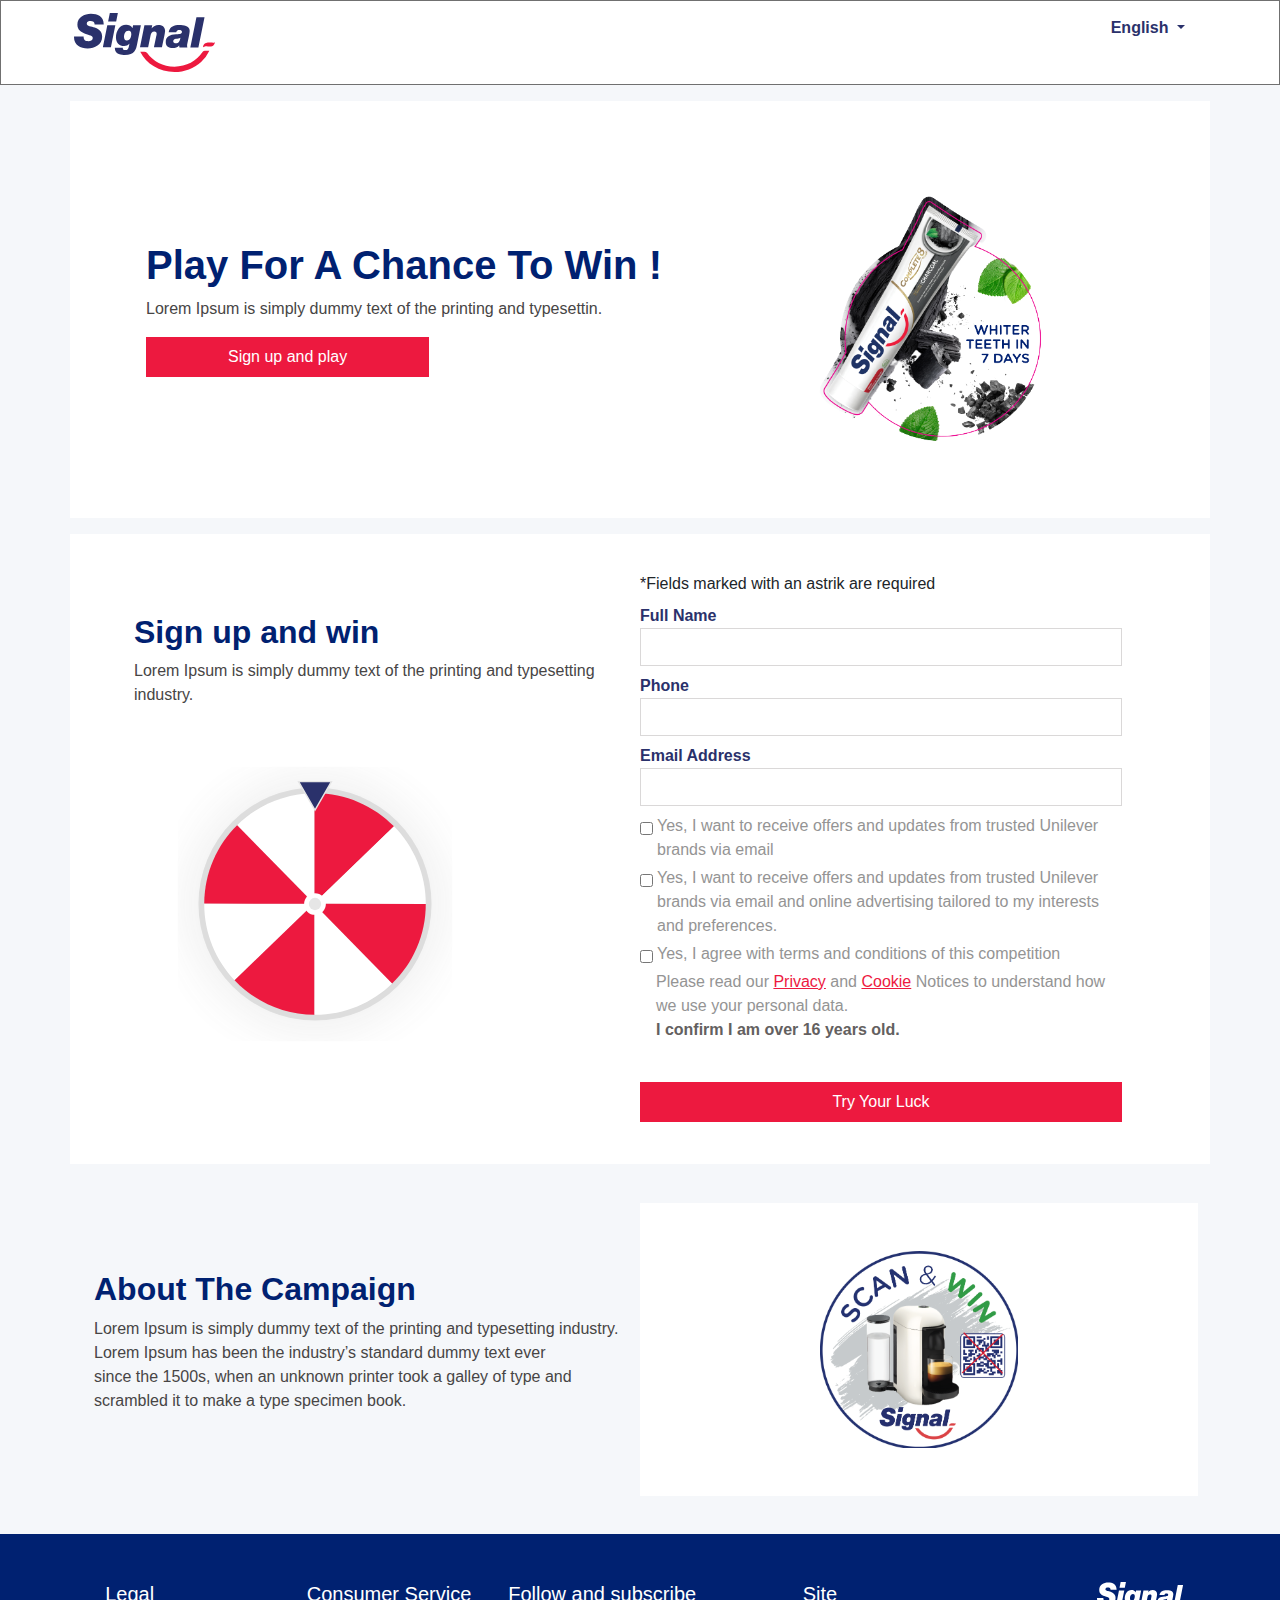
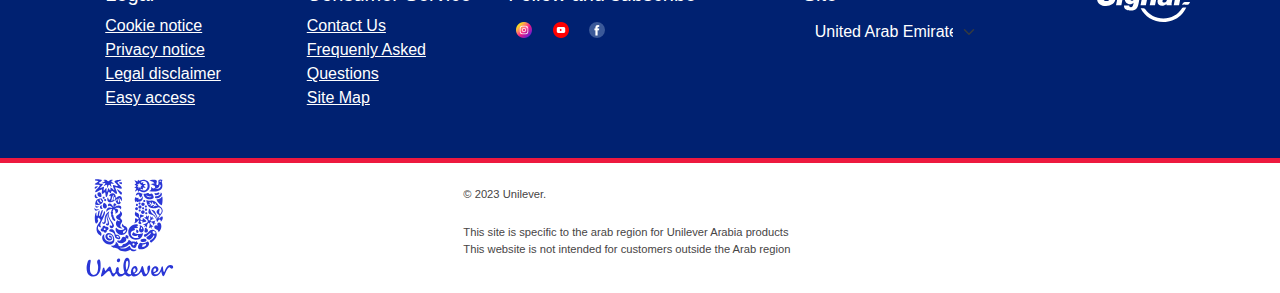
<file: index.html>
<!DOCTYPE html>
<html lang="en">
<head>
    <meta charset="UTF-8">
    <meta name="viewport" content="width=device-width, initial-scale=1.0">
    <link rel="stylesheet" href="bootstrap-5.2.3-dist/css/bootstrap.min.css">
    <link rel="stylesheet" href="fonts/Gotham Rounded Medium.ttf">
    <link rel="stylesheet" href="https://cdnjs.cloudflare.com/ajax/libs/font-awesome/6.4.2/css/all.min.css">
    <link rel="stylesheet" href="style.css">
    <title>Signal</title>
</head>
<body>
    <nav class="p-2">
    <div class="container">
        <div class="row d-flex justify-content-between">
        <div class="col-6  p-1">
        <a href="index.html"><img src="images/signal/logo-signal.svg" alt="" class="w-25" > </a>   
        </div>
        <div class="dropdown d-flex col-6 justify-content-end">
            <a class="btn  dropdown-toggle" href="#" role="button" data-bs-toggle="dropdown" aria-expanded="false">
                English
              </a>
            
              <ul class="dropdown-menu justify-content-end">
                <li><a class="dropdown-item active" href="#" active >English</a></li>
                <li><a class="dropdown-item" href="#">العربية</a></li>
              </ul>
          </div>
        </div>
    </div>
    </nav>
    <!-- <div class="banner-home p-5">
    <div class="py-5 ">
        <h1 class="p-5 text-center">Play For A Chance To Win !</h1>
        <div class="text-center">
        <button class="text-center">Sign Up & Play</button>
    </div>
    </div>
    </div> -->
    <div class="main-content1 my-3 ">
    <div class="container">
        <div class="row w-100 d-flex align-items-center flex-md-row flex-column-reverse mx-auto">
            <div class="col-md-7">
            <h1 class="w-100 text-md-start text-center ">Play For A Chance To Win !</h1>
            <p class="W-50 d-none d-md-block">Lorem Ipsum is simply dummy text of the printing and typesettin.</p>
            <button class="w-50 p-2 ">Sign up and play</button>
        </div>
        <div class="col-md-5 d-flex justify-content-center align-items-center">
            <img src="images/signal/Ref_wobb_AW.png" alt="" class="w-75 ">
        </div>
        </div>
    </div>
</div>
<div class="form-sec ">
<div class="container justify-content-between ">
    <div class="row w-100 d-flex align-items-center ">
        <div class="col-md-6 col-sm-12 d-flex flex-md-column flex-column-reverse ">
        <div class="">
        <h2>Sign up and win</h2>
        <p>Lorem Ipsum is simply dummy text of the printing and typesetting industry.</p>
        </div>
        <div class=" text-md-start text-center "><img class="w-75" src="images/signal/wheel .svg" alt=""></div>
    </div>
    <div class="col-md-6 col-sm-12 justify-content-center align-items-center">
        <div class="mb-2"><span>*</span>Fields marked with an astrik are required</div>
        <form action="congrats.html">
            <div class="form-group mb-2">
                <label >Full Name</label>
                <input  type="text" class="form-control rounded-0"  >
            </div>
              <div class="form-group mb-2">
                <label >Phone</label>
                <input type="tel" class="form-control rounded-0" >
            </div>
            <div class="form-group mb-2">
              <label for="exampleFormControlInput1">Email Address</label>
              <input type="email" class="form-control rounded-0" id="exampleFormControlInput1" >
            </div>  
            <div class="custom-control custom-checkbox my-1 mr-sm-2 d-flex align-items-start">
                <input type="checkbox" class="custom-control-input mt-2" id="customControlInline">
                <label class="custom-control-label mx-1" for="customControlInline"> 
                    Yes, I want to receive offers and updates from trusted Unilever brands via email
                     </label>
              </div>    
              <div class="custom-control custom-checkbox my-1 mr-sm-2 d-flex align-items-start" >
                <input type="checkbox" class="custom-control-input mt-2" id="customControlInline1">
                <label class="custom-control-label mx-1" for="customControlInline1"> 
                    Yes, I want to receive offers and updates from trusted Unilever brands via
                     email and online advertising tailored to my interests and preferences.
                     </label>
              </div>     
              <div class="custom-control custom-checkbox my-1 mr-sm-2 d-flex align-items-start">
                <input type="checkbox" class="custom-control-input mt-2" id="customControlInline2">
                <label class="custom-control-label mx-1" for="customControlInline2"> 
                    Yes, I agree with terms and conditions of this competition
                     </label>
              </div>    
              <div class="mx-3 privacy-cookies">Please read our <a href="#">Privacy</a> and <a href="#">Cookie</a> Notices to understand how we use your personal data.</div>
              <p class="mx-3 privacy-cookies-b font-weight-bold">I confirm I am over 16 years old.</p>
              <button type="submit" class="w-100 my-1 p-2 mt-4">Try Your Luck</button>
            
          </form>
    </div>
    </div>
</div>
</div>
    <div class="container main-content2 justify-content-between ">
        <div class=" row d-flex align-items-center justify-content-between  flex-md-row flex-column-reverse mx-auto">
            <div class="col-md-6 ">
            <h2>About The Campaign</h2>
            <p>Lorem Ipsum is simply dummy text of the printing and typesetting industry.
                 Lorem Ipsum has been the industry’s standard
                 dummy text ever <br>since the 1500s, when an unknown printer took a galley of 
                 type and <br>scrambled it to make a type specimen book.</p>
        </div>
        <div class="col-md-6 d-flex justify-content-center align-items-center main-content2-img ">
            <img src="images/signal/Ref_wobb_AW2.png" alt="" class=" p-5">
        </div>
        </div>
    </div>
    
    <footer class="footer1">
        <div class="container ">
            <div class=" d-flex justify-content-around pt-5 pb-5 flex-md-row flex-column">
                <div class="  d-flex justify-content-start align-items-start ">
                    <img class="w-25 d-md-none d-sm-block " src="images/signal/logo_signal_white.svg" alt="">
                </div>
                <div class=" legal col-md-2 ">
                    <h5>Legal</h5>
                    <div><a href="#">Cookie notice</a></div>
                    <div><a href="#">Privacy notice</a></div>
                    <div><a href="#">Legal disclaimer</a></div>
                    <div><a href="#">Easy access</a></div>
                </div>
                <div class=" consumer-services  col-md-2">
                    <h5>Consumer Service</h5>

                    <div><a href="#">Contact Us</a></div>
                    <div><a href="#">Frequenly Asked Questions</a></div>
                    <div><a href="#">Site Map</a></div>
                </div>
                <div class=" follow-and-subscribe col-md-3">
                    <h5>Follow and subscribe</h5>
                    <div class="d-flex justify-content-end d-none d-md-block">
                    <a href="#"><img class="p-2" src="images/instagram_3955024 (1).png"></a>
                    <a href="#"><img class="p-2" src="images/youtube_3670147 (1).png"></a>
                    <a href="#"><img class="p-2" src="images/facebook_145802 (1).png"></a>
                    </div>
                    <div class="col-6 d-md-none d-sm-block d-flex justify-content-between">
                        <i class="fa-brands fa-instagram" style="color: #ffffff;"></i>                    
                        <i class="fa-brands fa-twitter" style="color: #ffffff;"></i>                    
                        <i class="fa-brands fa-facebook-f" style="color: #ffffff;"></i>                    
                    </div>
                </div>
                <div class=" site col-md-2">
                    <h5>Site</h5>
                    <select class="form-select" id="country" name="country">
                        <option value="AF">Afghanistan</option>
                        <option value="AX">Aland Islands</option>
                        <option value="AL">Albania</option>
                        <option value="DZ">Algeria</option>
                        <option value="AS">American Samoa</option>
                        <option value="AD">Andorra</option>
                        <option value="AO">Angola</option>
                        <option value="AI">Anguilla</option>
                        <option value="AQ">Antarctica</option>
                        <option value="AG">Antigua and Barbuda</option>
                        <option value="AR">Argentina</option>
                        <option value="AM">Armenia</option>
                        <option value="AW">Aruba</option>
                        <option value="AU">Australia</option>
                        <option value="AT">Austria</option>
                        <option value="AZ">Azerbaijan</option>
                        <option value="BS">Bahamas</option>
                        <option value="BH">Bahrain</option>
                        <option value="BD">Bangladesh</option>
                        <option value="BB">Barbados</option>
                        <option value="BY">Belarus</option>
                        <option value="BE">Belgium</option>
                        <option value="BZ">Belize</option>
                        <option value="BJ">Benin</option>
                        <option value="BM">Bermuda</option>
                        <option value="BT">Bhutan</option>
                        <option value="BO">Bolivia</option>
                        <option value="BQ">Bonaire, Sint Eustatius and Saba</option>
                        <option value="BA">Bosnia and Herzegovina</option>
                        <option value="BW">Botswana</option>
                        <option value="BV">Bouvet Island</option>
                        <option value="BR">Brazil</option>
                        <option value="IO">British Indian Ocean Territory</option>
                        <option value="BN">Brunei Darussalam</option>
                        <option value="BG">Bulgaria</option>
                        <option value="BF">Burkina Faso</option>
                        <option value="BI">Burundi</option>
                        <option value="KH">Cambodia</option>
                        <option value="CM">Cameroon</option>
                        <option value="CA">Canada</option>
                        <option value="CV">Cape Verde</option>
                        <option value="KY">Cayman Islands</option>
                        <option value="CF">Central African Republic</option>
                        <option value="TD">Chad</option>
                        <option value="CL">Chile</option>
                        <option value="CN">China</option>
                        <option value="CX">Christmas Island</option>
                        <option value="CC">Cocos (Keeling) Islands</option>
                        <option value="CO">Colombia</option>
                        <option value="KM">Comoros</option>
                        <option value="CG">Congo</option>
                        <option value="CD">Congo, Democratic Republic of the Congo</option>
                        <option value="CK">Cook Islands</option>
                        <option value="CR">Costa Rica</option>
                        <option value="CI">Cote D'Ivoire</option>
                        <option value="HR">Croatia</option>
                        <option value="CU">Cuba</option>
                        <option value="CW">Curacao</option>
                        <option value="CY">Cyprus</option>
                        <option value="CZ">Czech Republic</option>
                        <option value="DK">Denmark</option>
                        <option value="DJ">Djibouti</option>
                        <option value="DM">Dominica</option>
                        <option value="DO">Dominican Republic</option>
                        <option value="EC">Ecuador</option>
                        <option value="EG">Egypt</option>
                        <option value="SV">El Salvador</option>
                        <option value="GQ">Equatorial Guinea</option>
                        <option value="ER">Eritrea</option>
                        <option value="EE">Estonia</option>
                        <option value="ET">Ethiopia</option>
                        <option value="FK">Falkland Islands (Malvinas)</option>
                        <option value="FO">Faroe Islands</option>
                        <option value="FJ">Fiji</option>
                        <option value="FI">Finland</option>
                        <option value="FR">France</option>
                        <option value="GF">French Guiana</option>
                        <option value="PF">French Polynesia</option>
                        <option value="TF">French Southern Territories</option>
                        <option value="GA">Gabon</option>
                        <option value="GM">Gambia</option>
                        <option value="GE">Georgia</option>
                        <option value="DE">Germany</option>
                        <option value="GH">Ghana</option>
                        <option value="GI">Gibraltar</option>
                        <option value="GR">Greece</option>
                        <option value="GL">Greenland</option>
                        <option value="GD">Grenada</option>
                        <option value="GP">Guadeloupe</option>
                        <option value="GU">Guam</option>
                        <option value="GT">Guatemala</option>
                        <option value="GG">Guernsey</option>
                        <option value="GN">Guinea</option>
                        <option value="GW">Guinea-Bissau</option>
                        <option value="GY">Guyana</option>
                        <option value="HT">Haiti</option>
                        <option value="HM">Heard Island and Mcdonald Islands</option>
                        <option value="VA">Holy See (Vatican City State)</option>
                        <option value="HN">Honduras</option>
                        <option value="HK">Hong Kong</option>
                        <option value="HU">Hungary</option>
                        <option value="IS">Iceland</option>
                        <option value="IN">India</option>
                        <option value="ID">Indonesia</option>
                        <option value="IR">Iran, Islamic Republic of</option>
                        <option value="IQ">Iraq</option>
                        <option value="IE">Ireland</option>
                        <option value="IM">Isle of Man</option>
                        <option value="IL">Israel</option>
                        <option value="IT">Italy</option>
                        <option value="JM">Jamaica</option>
                        <option value="JP">Japan</option>
                        <option value="JE">Jersey</option>
                        <option value="JO">Jordan</option>
                        <option value="KZ">Kazakhstan</option>
                        <option value="KE">Kenya</option>
                        <option value="KI">Kiribati</option>
                        <option value="KP">Korea, Democratic People's Republic of</option>
                        <option value="KR">Korea, Republic of</option>
                        <option value="XK">Kosovo</option>
                        <option value="KW">Kuwait</option>
                        <option value="KG">Kyrgyzstan</option>
                        <option value="LA">Lao People's Democratic Republic</option>
                        <option value="LV">Latvia</option>
                        <option value="LB">Lebanon</option>
                        <option value="LS">Lesotho</option>
                        <option value="LR">Liberia</option>
                        <option value="LY">Libyan Arab Jamahiriya</option>
                        <option value="LI">Liechtenstein</option>
                        <option value="LT">Lithuania</option>
                        <option value="LU">Luxembourg</option>
                        <option value="MO">Macao</option>
                        <option value="MK">Macedonia, the Former Yugoslav Republic of</option>
                        <option value="MG">Madagascar</option>
                        <option value="MW">Malawi</option>
                        <option value="MY">Malaysia</option>
                        <option value="MV">Maldives</option>
                        <option value="ML">Mali</option>
                        <option value="MT">Malta</option>
                        <option value="MH">Marshall Islands</option>
                        <option value="MQ">Martinique</option>
                        <option value="MR">Mauritania</option>
                        <option value="MU">Mauritius</option>
                        <option value="YT">Mayotte</option>
                        <option value="MX">Mexico</option>
                        <option value="FM">Micronesia, Federated States of</option>
                        <option value="MD">Moldova, Republic of</option>
                        <option value="MC">Monaco</option>
                        <option value="MN">Mongolia</option>
                        <option value="ME">Montenegro</option>
                        <option value="MS">Montserrat</option>
                        <option value="MA">Morocco</option>
                        <option value="MZ">Mozambique</option>
                        <option value="MM">Myanmar</option>
                        <option value="NA">Namibia</option>
                        <option value="NR">Nauru</option>
                        <option value="NP">Nepal</option>
                        <option value="NL">Netherlands</option>
                        <option value="AN">Netherlands Antilles</option>
                        <option value="NC">New Caledonia</option>
                        <option value="NZ">New Zealand</option>
                        <option value="NI">Nicaragua</option>
                        <option value="NE">Niger</option>
                        <option value="NG">Nigeria</option>
                        <option value="NU">Niue</option>
                        <option value="NF">Norfolk Island</option>
                        <option value="MP">Northern Mariana Islands</option>
                        <option value="NO">Norway</option>
                        <option value="OM">Oman</option>
                        <option value="PK">Pakistan</option>
                        <option value="PW">Palau</option>
                        <option value="PS">Palestinian Territory, Occupied</option>
                        <option value="PA">Panama</option>
                        <option value="PG">Papua New Guinea</option>
                        <option value="PY">Paraguay</option>
                        <option value="PE">Peru</option>
                        <option value="PH">Philippines</option>
                        <option value="PN">Pitcairn</option>
                        <option value="PL">Poland</option>
                        <option value="PT">Portugal</option>
                        <option value="PR">Puerto Rico</option>
                        <option value="QA">Qatar</option>
                        <option value="RE">Reunion</option>
                        <option value="RO">Romania</option>
                        <option value="RU">Russian Federation</option>
                        <option value="RW">Rwanda</option>
                        <option value="BL">Saint Barthelemy</option>
                        <option value="SH">Saint Helena</option>
                        <option value="KN">Saint Kitts and Nevis</option>
                        <option value="LC">Saint Lucia</option>
                        <option value="MF">Saint Martin</option>
                        <option value="PM">Saint Pierre and Miquelon</option>
                        <option value="VC">Saint Vincent and the Grenadines</option>
                        <option value="WS">Samoa</option>
                        <option value="SM">San Marino</option>
                        <option value="ST">Sao Tome and Principe</option>
                        <option value="SA">Saudi Arabia</option>
                        <option value="SN">Senegal</option>
                        <option value="RS">Serbia</option>
                        <option value="CS">Serbia and Montenegro</option>
                        <option value="SC">Seychelles</option>
                        <option value="SL">Sierra Leone</option>
                        <option value="SG">Singapore</option>
                        <option value="SX">Sint Maarten</option>
                        <option value="SK">Slovakia</option>
                        <option value="SI">Slovenia</option>
                        <option value="SB">Solomon Islands</option>
                        <option value="SO">Somalia</option>
                        <option value="ZA">South Africa</option>
                        <option value="GS">South Georgia and the South Sandwich Islands</option>
                        <option value="SS">South Sudan</option>
                        <option value="ES">Spain</option>
                        <option value="LK">Sri Lanka</option>
                        <option value="SD">Sudan</option>
                        <option value="SR">Suriname</option>
                        <option value="SJ">Svalbard and Jan Mayen</option>
                        <option value="SZ">Swaziland</option>
                        <option value="SE">Sweden</option>
                        <option value="CH">Switzerland</option>
                        <option value="SY">Syrian Arab Republic</option>
                        <option value="TW">Taiwan, Province of China</option>
                        <option value="TJ">Tajikistan</option>
                        <option value="TZ">Tanzania, United Republic of</option>
                        <option value="TH">Thailand</option>
                        <option value="TL">Timor-Leste</option>
                        <option value="TG">Togo</option>
                        <option value="TK">Tokelau</option>
                        <option value="TO">Tonga</option>
                        <option value="TT">Trinidad and Tobago</option>
                        <option value="TN">Tunisia</option>
                        <option value="TR">Turkey</option>
                        <option value="TM">Turkmenistan</option>
                        <option value="TC">Turks and Caicos Islands</option>
                        <option value="TV">Tuvalu</option>
                        <option value="UG">Uganda</option>
                        <option value="UA">Ukraine</option>
                        <option value="AE" selected>United Arab Emirates</option>
                        <option value="GB">United Kingdom</option>
                        <option value="US">United States</option>
                        <option value="UM">United States Minor Outlying Islands</option>
                        <option value="UY">Uruguay</option>
                        <option value="UZ">Uzbekistan</option>
                        <option value="VU">Vanuatu</option>
                        <option value="VE">Venezuela</option>
                        <option value="VN">Viet Nam</option>
                        <option value="VG">Virgin Islands, British</option>
                        <option value="VI">Virgin Islands, U.s.</option>
                        <option value="WF">Wallis and Futuna</option>
                        <option value="EH">Western Sahara</option>
                        <option value="YE">Yemen</option>
                        <option value="ZM">Zambia</option>
                        <option value="ZW">Zimbabwe</option>
                    </select>
                </div>
                <div class="  d-flex justify-content-end align-items-start  col-md-2">
                    <img class="w-50 d-none d-md-block " src="images/signal/logo_signal_white.svg" alt="">
                </div>
            </div>
        </div>
    </footer>
    <footer class="  footer2">
        <div class="container p-3 ">
        <div class="row align-items-center">
        <div class="col-lg-4 col-sm-12 ">
            <img src="images/signal/unilever_logo.svg" alt="" class="w-25 unilever-logo">
        </div>
        <div class="col-md-5 col-sm-12">
            <p><span class="my-1 d-block">© 2023 Unilever.</span><br>This site is specific to the arab region for Unilever Arabia products <br>
                This website is not intended for customers outside the Arab region</p>
        </div>
    </div>
    </div>
    </footer>
    <script src="bootstrap-5.2.3-dist/js/bootstrap.bundle.js"></script>
</body>
</html>
</file>
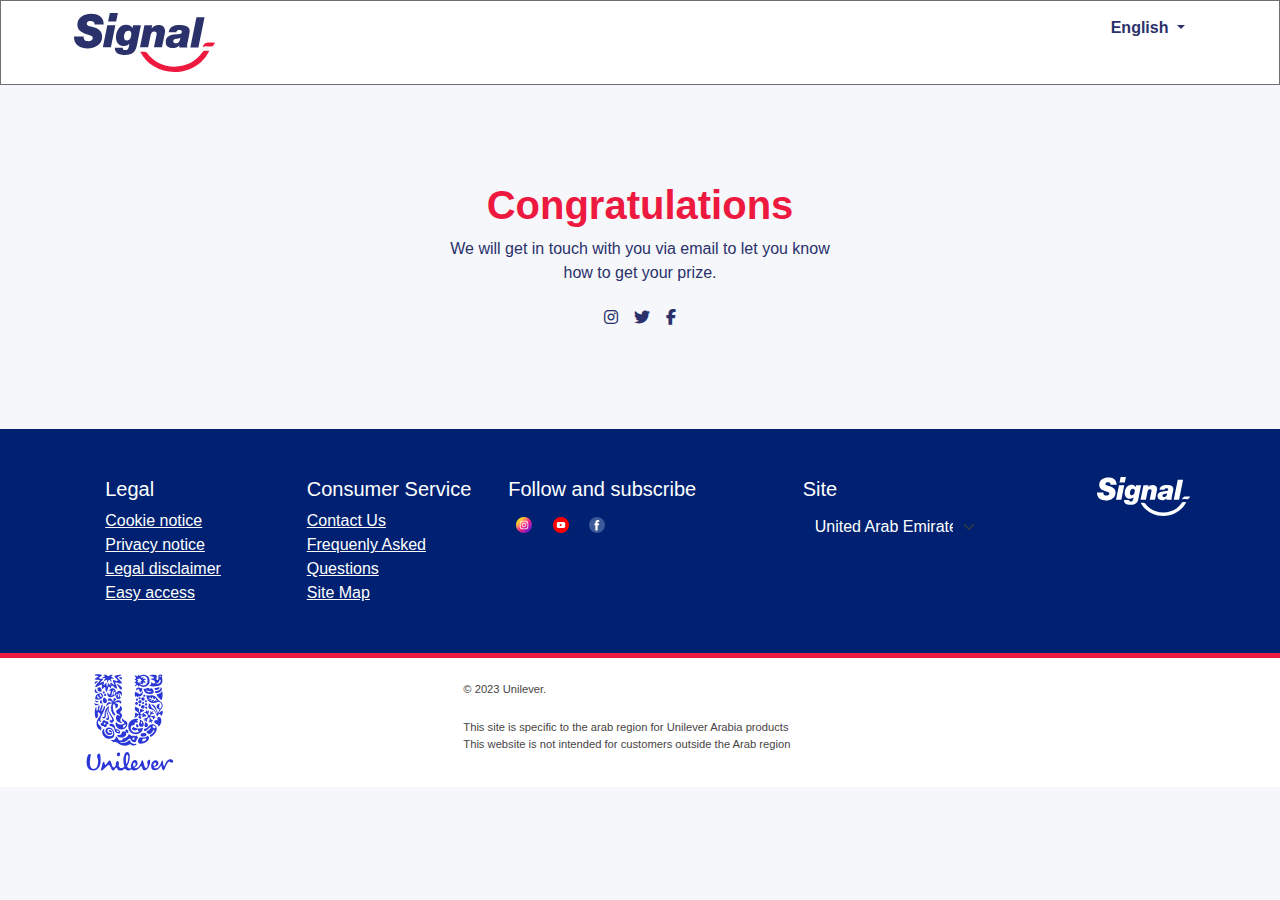
<file: congrats.html>
<!DOCTYPE html>
<html lang="en">
<head>
    <meta charset="UTF-8">
    <meta name="viewport" content="width=device-width, initial-scale=1.0">
    <link rel="stylesheet" href="bootstrap-5.2.3-dist/css/bootstrap.min.css">
    <link rel="stylesheet" href="fonts/Gotham Rounded Medium.ttf">
    <link rel="stylesheet" href="https://cdnjs.cloudflare.com/ajax/libs/font-awesome/6.4.2/css/all.min.css">
    <link rel="stylesheet" href="style.css">
    <title>Signal</title>
</head>
<body>
    <nav class="p-2">
        <div class="container">
            <div class="row d-flex justify-content-between">
            <div class="col-6  p-1">
           <a href="index.html"><img src="images/signal/logo-signal.svg" alt="" class="w-25" ></a>    
            </div>
            <div class="dropdown d-flex col-6 justify-content-end">
                <a class="btn  dropdown-toggle" href="#" role="button" data-bs-toggle="dropdown" aria-expanded="false">
                    English
                  </a>
                
                  <ul class="dropdown-menu justify-content-end">
                    <li><a class="dropdown-item active" href="#" active >English</a></li>
                    <li><a class="dropdown-item" href="#">العربية</a></li>
                  </ul>
              </div>
            </div>
        </div>
        </nav>

<div class="congrats-banner p-5">
    <div class="py-5 ">
        <h1 class=" text-center">Congratulations</h1>
        <div class="text-center">
        <p class="text-center col-md-4 col-12 mx-auto">We will get in touch with you via email to let you know how to get your prize.</p>
        <div class="col-3 d-flex justify-content-center mx-auto">
            <i class="fa-brands fa-instagram p-2" style="color: #2A316B;"></i>                    
            <i class="fa-brands fa-twitter p-2" style="color: #2A316B;"></i>                    
            <i class="fa-brands fa-facebook-f p-2" style="color: #2A316B;"></i>                    
        </div>
    </div>
    </div>
    </div>

    <footer class="footer1">
        <div class="container ">
            <div class=" d-flex justify-content-around pt-5 pb-5 flex-md-row flex-column">
                <div class="  d-flex justify-content-start align-items-start ">
                    <img class="w-25 d-md-none d-sm-block " src="images/signal/logo_signal_white.svg" alt="">
                </div>
                <div class=" legal col-md-2 ">
                    <h5>Legal</h5>
                    <div><a href="#">Cookie notice</a></div>
                    <div><a href="#">Privacy notice</a></div>
                    <div><a href="#">Legal disclaimer</a></div>
                    <div><a href="#">Easy access</a></div>
                </div>
                <div class=" consumer-services  col-md-2">
                    <h5>Consumer Service</h5>

                    <div><a href="#">Contact Us</a></div>
                    <div><a href="#">Frequenly Asked Questions</a></div>
                    <div><a href="#">Site Map</a></div>
                </div>
                <div class=" follow-and-subscribe col-md-3">
                    <h5>Follow and subscribe</h5>
                    <div class="d-flex justify-content-end d-none d-md-block">
                    <a href="#"><img class="p-2" src="images/instagram_3955024 (1).png"></a>
                    <a href="#"><img class="p-2" src="images/youtube_3670147 (1).png"></a>
                    <a href="#"><img class="p-2" src="images/facebook_145802 (1).png"></a>
                    </div>
                    <div class="col-6 d-md-none d-sm-block d-flex justify-content-between">
                        <i class="fa-brands fa-instagram" style="color: #ffffff;"></i>                    
                        <i class="fa-brands fa-twitter" style="color: #ffffff;"></i>                    
                        <i class="fa-brands fa-facebook-f" style="color: #ffffff;"></i>                    
                    </div>
                </div>
                <div class=" site col-md-2">
                    <h5>Site</h5>
                    <select class="form-select" id="country" name="country">
                        <option value="AF">Afghanistan</option>
                        <option value="AX">Aland Islands</option>
                        <option value="AL">Albania</option>
                        <option value="DZ">Algeria</option>
                        <option value="AS">American Samoa</option>
                        <option value="AD">Andorra</option>
                        <option value="AO">Angola</option>
                        <option value="AI">Anguilla</option>
                        <option value="AQ">Antarctica</option>
                        <option value="AG">Antigua and Barbuda</option>
                        <option value="AR">Argentina</option>
                        <option value="AM">Armenia</option>
                        <option value="AW">Aruba</option>
                        <option value="AU">Australia</option>
                        <option value="AT">Austria</option>
                        <option value="AZ">Azerbaijan</option>
                        <option value="BS">Bahamas</option>
                        <option value="BH">Bahrain</option>
                        <option value="BD">Bangladesh</option>
                        <option value="BB">Barbados</option>
                        <option value="BY">Belarus</option>
                        <option value="BE">Belgium</option>
                        <option value="BZ">Belize</option>
                        <option value="BJ">Benin</option>
                        <option value="BM">Bermuda</option>
                        <option value="BT">Bhutan</option>
                        <option value="BO">Bolivia</option>
                        <option value="BQ">Bonaire, Sint Eustatius and Saba</option>
                        <option value="BA">Bosnia and Herzegovina</option>
                        <option value="BW">Botswana</option>
                        <option value="BV">Bouvet Island</option>
                        <option value="BR">Brazil</option>
                        <option value="IO">British Indian Ocean Territory</option>
                        <option value="BN">Brunei Darussalam</option>
                        <option value="BG">Bulgaria</option>
                        <option value="BF">Burkina Faso</option>
                        <option value="BI">Burundi</option>
                        <option value="KH">Cambodia</option>
                        <option value="CM">Cameroon</option>
                        <option value="CA">Canada</option>
                        <option value="CV">Cape Verde</option>
                        <option value="KY">Cayman Islands</option>
                        <option value="CF">Central African Republic</option>
                        <option value="TD">Chad</option>
                        <option value="CL">Chile</option>
                        <option value="CN">China</option>
                        <option value="CX">Christmas Island</option>
                        <option value="CC">Cocos (Keeling) Islands</option>
                        <option value="CO">Colombia</option>
                        <option value="KM">Comoros</option>
                        <option value="CG">Congo</option>
                        <option value="CD">Congo, Democratic Republic of the Congo</option>
                        <option value="CK">Cook Islands</option>
                        <option value="CR">Costa Rica</option>
                        <option value="CI">Cote D'Ivoire</option>
                        <option value="HR">Croatia</option>
                        <option value="CU">Cuba</option>
                        <option value="CW">Curacao</option>
                        <option value="CY">Cyprus</option>
                        <option value="CZ">Czech Republic</option>
                        <option value="DK">Denmark</option>
                        <option value="DJ">Djibouti</option>
                        <option value="DM">Dominica</option>
                        <option value="DO">Dominican Republic</option>
                        <option value="EC">Ecuador</option>
                        <option value="EG">Egypt</option>
                        <option value="SV">El Salvador</option>
                        <option value="GQ">Equatorial Guinea</option>
                        <option value="ER">Eritrea</option>
                        <option value="EE">Estonia</option>
                        <option value="ET">Ethiopia</option>
                        <option value="FK">Falkland Islands (Malvinas)</option>
                        <option value="FO">Faroe Islands</option>
                        <option value="FJ">Fiji</option>
                        <option value="FI">Finland</option>
                        <option value="FR">France</option>
                        <option value="GF">French Guiana</option>
                        <option value="PF">French Polynesia</option>
                        <option value="TF">French Southern Territories</option>
                        <option value="GA">Gabon</option>
                        <option value="GM">Gambia</option>
                        <option value="GE">Georgia</option>
                        <option value="DE">Germany</option>
                        <option value="GH">Ghana</option>
                        <option value="GI">Gibraltar</option>
                        <option value="GR">Greece</option>
                        <option value="GL">Greenland</option>
                        <option value="GD">Grenada</option>
                        <option value="GP">Guadeloupe</option>
                        <option value="GU">Guam</option>
                        <option value="GT">Guatemala</option>
                        <option value="GG">Guernsey</option>
                        <option value="GN">Guinea</option>
                        <option value="GW">Guinea-Bissau</option>
                        <option value="GY">Guyana</option>
                        <option value="HT">Haiti</option>
                        <option value="HM">Heard Island and Mcdonald Islands</option>
                        <option value="VA">Holy See (Vatican City State)</option>
                        <option value="HN">Honduras</option>
                        <option value="HK">Hong Kong</option>
                        <option value="HU">Hungary</option>
                        <option value="IS">Iceland</option>
                        <option value="IN">India</option>
                        <option value="ID">Indonesia</option>
                        <option value="IR">Iran, Islamic Republic of</option>
                        <option value="IQ">Iraq</option>
                        <option value="IE">Ireland</option>
                        <option value="IM">Isle of Man</option>
                        <option value="IL">Israel</option>
                        <option value="IT">Italy</option>
                        <option value="JM">Jamaica</option>
                        <option value="JP">Japan</option>
                        <option value="JE">Jersey</option>
                        <option value="JO">Jordan</option>
                        <option value="KZ">Kazakhstan</option>
                        <option value="KE">Kenya</option>
                        <option value="KI">Kiribati</option>
                        <option value="KP">Korea, Democratic People's Republic of</option>
                        <option value="KR">Korea, Republic of</option>
                        <option value="XK">Kosovo</option>
                        <option value="KW">Kuwait</option>
                        <option value="KG">Kyrgyzstan</option>
                        <option value="LA">Lao People's Democratic Republic</option>
                        <option value="LV">Latvia</option>
                        <option value="LB">Lebanon</option>
                        <option value="LS">Lesotho</option>
                        <option value="LR">Liberia</option>
                        <option value="LY">Libyan Arab Jamahiriya</option>
                        <option value="LI">Liechtenstein</option>
                        <option value="LT">Lithuania</option>
                        <option value="LU">Luxembourg</option>
                        <option value="MO">Macao</option>
                        <option value="MK">Macedonia, the Former Yugoslav Republic of</option>
                        <option value="MG">Madagascar</option>
                        <option value="MW">Malawi</option>
                        <option value="MY">Malaysia</option>
                        <option value="MV">Maldives</option>
                        <option value="ML">Mali</option>
                        <option value="MT">Malta</option>
                        <option value="MH">Marshall Islands</option>
                        <option value="MQ">Martinique</option>
                        <option value="MR">Mauritania</option>
                        <option value="MU">Mauritius</option>
                        <option value="YT">Mayotte</option>
                        <option value="MX">Mexico</option>
                        <option value="FM">Micronesia, Federated States of</option>
                        <option value="MD">Moldova, Republic of</option>
                        <option value="MC">Monaco</option>
                        <option value="MN">Mongolia</option>
                        <option value="ME">Montenegro</option>
                        <option value="MS">Montserrat</option>
                        <option value="MA">Morocco</option>
                        <option value="MZ">Mozambique</option>
                        <option value="MM">Myanmar</option>
                        <option value="NA">Namibia</option>
                        <option value="NR">Nauru</option>
                        <option value="NP">Nepal</option>
                        <option value="NL">Netherlands</option>
                        <option value="AN">Netherlands Antilles</option>
                        <option value="NC">New Caledonia</option>
                        <option value="NZ">New Zealand</option>
                        <option value="NI">Nicaragua</option>
                        <option value="NE">Niger</option>
                        <option value="NG">Nigeria</option>
                        <option value="NU">Niue</option>
                        <option value="NF">Norfolk Island</option>
                        <option value="MP">Northern Mariana Islands</option>
                        <option value="NO">Norway</option>
                        <option value="OM">Oman</option>
                        <option value="PK">Pakistan</option>
                        <option value="PW">Palau</option>
                        <option value="PS">Palestinian Territory, Occupied</option>
                        <option value="PA">Panama</option>
                        <option value="PG">Papua New Guinea</option>
                        <option value="PY">Paraguay</option>
                        <option value="PE">Peru</option>
                        <option value="PH">Philippines</option>
                        <option value="PN">Pitcairn</option>
                        <option value="PL">Poland</option>
                        <option value="PT">Portugal</option>
                        <option value="PR">Puerto Rico</option>
                        <option value="QA">Qatar</option>
                        <option value="RE">Reunion</option>
                        <option value="RO">Romania</option>
                        <option value="RU">Russian Federation</option>
                        <option value="RW">Rwanda</option>
                        <option value="BL">Saint Barthelemy</option>
                        <option value="SH">Saint Helena</option>
                        <option value="KN">Saint Kitts and Nevis</option>
                        <option value="LC">Saint Lucia</option>
                        <option value="MF">Saint Martin</option>
                        <option value="PM">Saint Pierre and Miquelon</option>
                        <option value="VC">Saint Vincent and the Grenadines</option>
                        <option value="WS">Samoa</option>
                        <option value="SM">San Marino</option>
                        <option value="ST">Sao Tome and Principe</option>
                        <option value="SA">Saudi Arabia</option>
                        <option value="SN">Senegal</option>
                        <option value="RS">Serbia</option>
                        <option value="CS">Serbia and Montenegro</option>
                        <option value="SC">Seychelles</option>
                        <option value="SL">Sierra Leone</option>
                        <option value="SG">Singapore</option>
                        <option value="SX">Sint Maarten</option>
                        <option value="SK">Slovakia</option>
                        <option value="SI">Slovenia</option>
                        <option value="SB">Solomon Islands</option>
                        <option value="SO">Somalia</option>
                        <option value="ZA">South Africa</option>
                        <option value="GS">South Georgia and the South Sandwich Islands</option>
                        <option value="SS">South Sudan</option>
                        <option value="ES">Spain</option>
                        <option value="LK">Sri Lanka</option>
                        <option value="SD">Sudan</option>
                        <option value="SR">Suriname</option>
                        <option value="SJ">Svalbard and Jan Mayen</option>
                        <option value="SZ">Swaziland</option>
                        <option value="SE">Sweden</option>
                        <option value="CH">Switzerland</option>
                        <option value="SY">Syrian Arab Republic</option>
                        <option value="TW">Taiwan, Province of China</option>
                        <option value="TJ">Tajikistan</option>
                        <option value="TZ">Tanzania, United Republic of</option>
                        <option value="TH">Thailand</option>
                        <option value="TL">Timor-Leste</option>
                        <option value="TG">Togo</option>
                        <option value="TK">Tokelau</option>
                        <option value="TO">Tonga</option>
                        <option value="TT">Trinidad and Tobago</option>
                        <option value="TN">Tunisia</option>
                        <option value="TR">Turkey</option>
                        <option value="TM">Turkmenistan</option>
                        <option value="TC">Turks and Caicos Islands</option>
                        <option value="TV">Tuvalu</option>
                        <option value="UG">Uganda</option>
                        <option value="UA">Ukraine</option>
                        <option value="AE" selected>United Arab Emirates</option>
                        <option value="GB">United Kingdom</option>
                        <option value="US">United States</option>
                        <option value="UM">United States Minor Outlying Islands</option>
                        <option value="UY">Uruguay</option>
                        <option value="UZ">Uzbekistan</option>
                        <option value="VU">Vanuatu</option>
                        <option value="VE">Venezuela</option>
                        <option value="VN">Viet Nam</option>
                        <option value="VG">Virgin Islands, British</option>
                        <option value="VI">Virgin Islands, U.s.</option>
                        <option value="WF">Wallis and Futuna</option>
                        <option value="EH">Western Sahara</option>
                        <option value="YE">Yemen</option>
                        <option value="ZM">Zambia</option>
                        <option value="ZW">Zimbabwe</option>
                    </select>
                </div>
                <div class="  d-flex justify-content-end align-items-start  col-md-2">
                    <img class="w-50 d-none d-md-block " src="images/signal/logo_signal_white.svg" alt="">
                </div>
            </div>
        </div>
    </footer>
    <footer class="  footer2">
        <div class="container p-3 ">
        <div class="row align-items-center">
        <div class="col-lg-4 col-sm-12 ">
            <img src="images/signal/unilever_logo.svg" alt="" class="w-25 unilever-logo">
        </div>
        <div class="col-md-5 col-sm-12">
            <p><span class="my-1 d-block">© 2023 Unilever.</span><br>This site is specific to the arab region for Unilever Arabia products <br>
                This website is not intended for customers outside the Arab region</p>
        </div>
    </div>
    </div>
    </footer>
    <script src="bootstrap-5.2.3-dist/js/bootstrap.bundle.js"></script>
</body>
</html>
</file>
<file: style.css>
*{
    font-family: Arial;
}
body{
    background-color: #F5F7FA;
}
p{
    color: #474545;
}
nav{
    background-color: white;
    border: 1px solid #707070;
}
h1,h2,h3,h4,h6{
    color: #002171;
    font-weight: 700;
    font-family: 'Gotham Rounded', sans-serif;
}
button,.try-your-luck{
    background-color: #ED193F;
    border: none;
    color: white;
}
.try-your-luck{
    display: block;
    text-decoration: none;
}
.form-select{
    background-color: #ffffff00;
    border: 0px;
    color: white;
}
.form-select option{
    color: black;
}
/* .banner-home{
    background-image: url(images/signal/78068288-shutterstock-1943780704-2880x900.jpg.rendition.1440.600.avif);
    background-size: cover;
} */
.congrats-banner h1{
    color: #ED193F;
}
.congrats-banner p{
    color: #2A316B;
}
.dropdown a{
    color: #2A316B;
    font-weight: 700;
}
.main-content1 .container, .form-sec .container{
    background-color: #fff!important;
    padding: 5%;
    padding-top: 3%;
    padding-bottom: 3%;

}
.main-content2{
    padding-top: 3%;
    padding-bottom: 3%;
}
form span, form a{
    color: #ED193F;
}
form .form-group label{
    color: #2A316B;
    font-weight: 700;
}
.main-content2-img{
    background-color: #fff;
}
.main-content2-img img{
    width: 55%;
}
.footer1{
    background-color: #002171;
    color: white!important;
    border-bottom: 5px solid #ED193F;
}
.footer1 div a{
    color: white !important;
}
.footer2{
    background-color: #fff;
}
.footer2 p{
    font-size: .7rem;
}
/* .custom-control-label {
    display:flex;
    align-items: baseline;
}

input[type=checkbox] {
    margin-right: 8px;
} */
form .form-control{
    border: 1px solid #DAD8D8!important;
    border-radius: none!important;
}
.custom-control-label, .privacy-cookies{
    color: #949494;
}
.privacy-cookies-b{
    font-weight: bold;
    color: #636060;

}

@media only screen and (max-width:768px){
    .main-content1 button{
        width: 90%!important;
        display: flex!important;
        justify-content: center!important;
        margin: auto;
    }
    .main-content1 img{
        width: 100%!important;
    }
    .main-content2 h2{
        padding-top:1rem;
    }
    .footer1 a{
        text-decoration: none;
    }
    .legal,.consumer-services,.follow-and-subscribe,.site{
        padding-left: 1.7rem;
        margin: .7rem;
    }
    .legal h5,.consumer-services h5,.follow-and-subscribe h5,.site h5{
        padding-top: 1.3rem;
        font-weight: 600;
        /* padding-bottom: .5rem; */

    }
    .unilever-logo{
        display: flex;
       justify-content: flex-end;
       float: right;
    }
   
}
</file>
